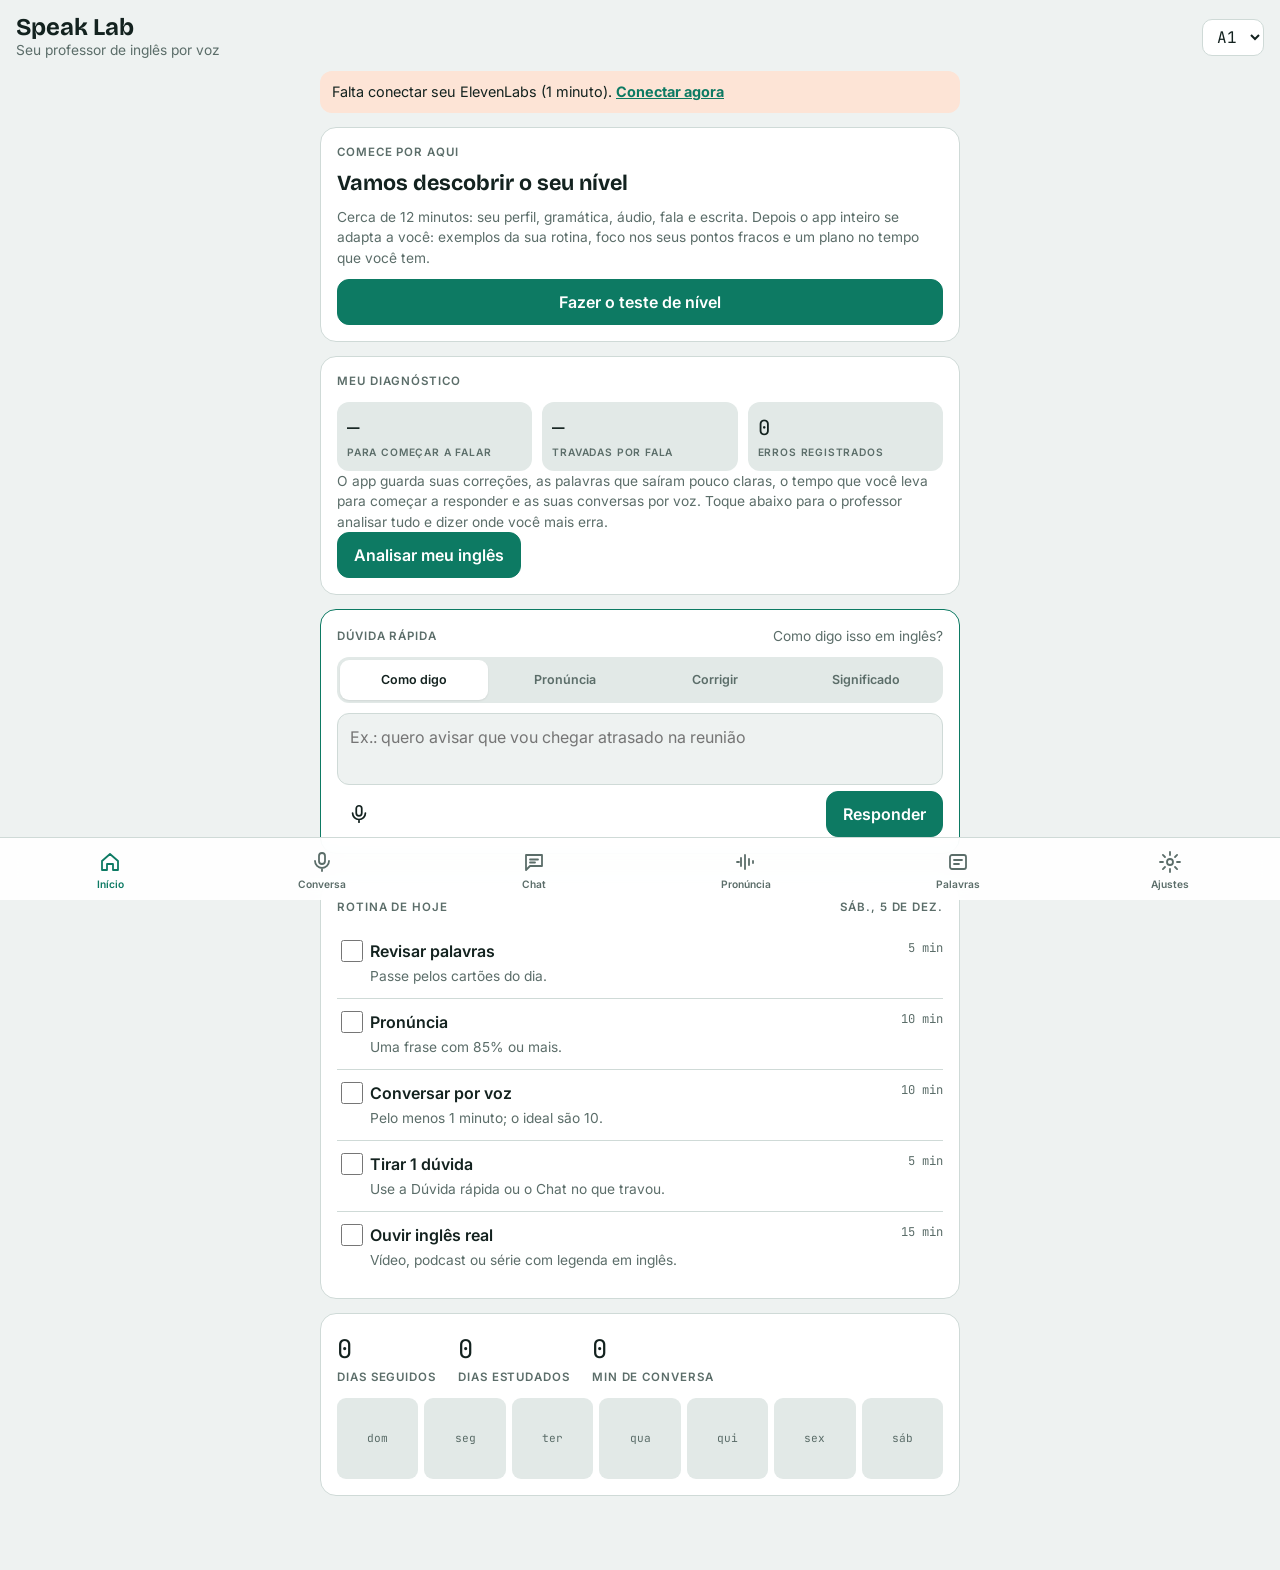
<file: app/index.html>
<!doctype html>
<html lang="pt-BR">
<head>
<meta charset="utf-8">
<meta name="viewport" content="width=device-width, initial-scale=1, viewport-fit=cover">
<title>English Speak Lab</title>
<meta name="description" content="Professor de inglês por voz: conversa, dúvidas, pronúncia e vocabulário.">
<meta name="theme-color" content="#0d7a63">
<meta name="apple-mobile-web-app-capable" content="yes">
<meta name="mobile-web-app-capable" content="yes">
<meta name="apple-mobile-web-app-status-bar-style" content="default">
<meta name="apple-mobile-web-app-title" content="Speak Lab">
<link rel="apple-touch-icon" href="icons/apple-touch-icon.png">
<link rel="icon" href="icons/icon-192.png">
<link rel="manifest" href="manifest.webmanifest">
<link rel="preconnect" href="https://fonts.googleapis.com">
<link rel="stylesheet" href="https://fonts.googleapis.com/css2?family=Bricolage+Grotesque:opsz,wght@12..96,500;12..96,700&family=Inter:wght@400;500;600&family=JetBrains+Mono:wght@400;500&display=swap">
<link rel="stylesheet" href="styles.css">
</head>
<body>
<header class="top">
  <div>
    <h1>Speak Lab</h1>
    <p class="muted small" id="topSub">Seu professor de inglês por voz</p>
  </div>
  <select id="level" aria-label="Nível CEFR">
    <option value="A1">A1</option>
    <option value="A2" selected>A2</option>
    <option value="B1">B1</option>
    <option value="B2">B2</option>
    <option value="C1">C1</option>
  </select>
</header>

<main>
  <div id="setupBanner" class="notice" hidden>
    Falta conectar seu ElevenLabs (1 minuto). <button class="link" data-go="settings">Conectar agora</button>
  </div>

  <!-- HOME -->
  <section class="view" id="view-home">
    <div class="card level-card" id="levelCard"></div>

    <div class="card quick">
      <div class="row between"><span class="label">Dúvida rápida</span><span class="small muted" id="qHint">Como digo isso em inglês?</span></div>
      <div class="seg" id="qModes" role="tablist"></div>
      <form class="qbox" id="qForm">
        <textarea id="qInput" rows="2" placeholder="Ex.: quero dizer que vou chegar atrasado na reunião" enterkeyhint="go"></textarea>
        <div class="row between">
          <button type="button" class="icon-btn mic-s" id="qMic" aria-label="Falar a dúvida"><svg viewBox="0 0 24 24"><rect x="9" y="3" width="6" height="11" rx="3"/><path d="M5 11a7 7 0 0 0 14 0M12 18v3"/></svg></button>
          <button type="submit" class="btn primary" id="qGo">Responder</button>
        </div>
      </form>
    </div>
    <div id="qResult"></div>
    <div class="card" id="qRecentCard" hidden>
      <span class="label">Suas dúvidas recentes</span>
      <div id="qRecent"></div>
    </div>

    <div class="card">
      <div class="row between"><span class="label">Rotina de hoje</span><span class="label" id="today"></span></div>
      <div id="checks"></div>
    </div>
    <div class="card">
      <div class="stats">
        <div><div class="n" id="streak">0</div><div class="label">dias seguidos</div></div>
        <div><div class="n" id="totalDays">0</div><div class="label">dias estudados</div></div>
        <div><div class="n" id="talkMins">0</div><div class="label">min de conversa</div></div>
      </div>
      <div class="week" id="week"></div>
    </div>
  </section>

  <!-- LEVEL TEST (full screen, not in the tab bar) -->
  <section class="view" id="view-assess" hidden>
    <div class="as-head">
      <button class="icon-btn" id="asClose" aria-label="Sair do teste"><svg viewBox="0 0 24 24"><path d="M6 6l12 12M18 6 6 18"/></svg></button>
      <div class="as-progress"><div id="asBar"></div></div>
      <span class="label" id="asStep"></span>
    </div>
    <div id="asBody"></div>
  </section>

  <!-- TALK -->
  <section class="view" id="view-talk" hidden>
    <div class="chips" id="scenes"></div>
    <div class="stage">
      <button class="orb" id="orb" aria-label="Começar conversa">
        <span class="orb-ring"></span>
        <svg viewBox="0 0 24 24" fill="none" stroke="currentColor" stroke-width="2" stroke-linecap="round"><rect x="9" y="3" width="6" height="11" rx="3"/><path d="M5 11a7 7 0 0 0 14 0M12 18v3"/></svg>
      </button>
      <p class="orb-state" id="orbState">Toque para começar a conversa</p>
      <button class="btn small-btn" id="muteBtn" hidden>Silenciar microfone</button>
      <div class="talk-opts">
        <label class="switch"><input type="checkbox" id="subsPT"> Legenda PT</label>
        <label class="switch" id="myVoiceTalkWrap" hidden><input type="checkbox" id="myVoiceTalk"> Professor com a minha voz</label>
      </div>
      <details class="repair-box" open>
        <summary>Frases de socorro: toque para ouvir e use quando não entender</summary>
        <div class="repair" id="repair"></div>
      </details>
    </div>
    <div class="feed" id="talkFeed" aria-live="polite"></div>
  </section>

  <!-- CHAT -->
  <section class="view" id="view-chat" hidden>
    <div class="chat-head">
      <button class="icon-btn" id="chatMenu" aria-label="Conversas"><svg viewBox="0 0 24 24"><path d="M4 7h16M4 12h16M4 17h10"/></svg></button>
      <div class="chat-title" id="chatTitle">Nova conversa</div>
      <button class="icon-btn" id="chatNew" aria-label="Nova conversa"><svg viewBox="0 0 24 24"><path d="M12 5v14M5 12h14"/></svg></button>
    </div>

    <div class="chat-empty" id="chatEmpty">
      <h2 class="hello">What do you want to <em>study</em> today?</h2>
      <p class="muted small">Escolha um modo. O professor responde em português ou inglês, conforme o modo.</p>
      <div class="mode-grid" id="modeGrid"></div>
      <span class="label">Para começar</span>
      <div class="starters" id="starters"></div>
    </div>

    <div class="chat-log" id="chatLog" aria-live="polite"></div>

    <form class="chat-composer" id="chatForm">
      <div class="cbox">
        <textarea id="chatInput" rows="1" placeholder="Escreva ou fale sua mensagem…" enterkeyhint="send"></textarea>
        <div class="cbar">
          <button type="button" class="mode-pill" id="chatModeBtn">Professor</button>
          <div class="row">
            <button type="button" class="icon-btn mic-s" id="chatMic" aria-label="Falar mensagem"><svg viewBox="0 0 24 24"><rect x="9" y="3" width="6" height="11" rx="3"/><path d="M5 11a7 7 0 0 0 14 0M12 18v3"/></svg></button>
            <button type="submit" class="send-btn" id="chatSend" aria-label="Enviar"><svg viewBox="0 0 24 24"><path d="M12 19V5M6 11l6-6 6 6"/></svg></button>
          </div>
        </div>
      </div>
    </form>
  </section>

  <div class="scrim" id="chatScrim" hidden></div>
  <aside class="drawer" id="chatDrawer" hidden aria-label="Conversas">
    <div class="row between"><span class="label">Conversas</span><button class="btn small-btn" id="drawerNew">+ Nova</button></div>
    <div id="chatList"></div>
  </aside>

  <!-- PRON -->
  <section class="view" id="view-pron" hidden>
    <div class="chips" id="pronTopics"></div>
    <div class="card">
      <span class="label" id="pronMeta"></span>
      <p class="target" id="pronText"></p>
      <p class="ipa" id="pronTip"></p>
      <p class="muted small" id="pronPt"></p>
      <div class="row">
        <button class="btn" id="pronListen">Ouvir</button>
        <button class="btn" id="pronSlow">Devagar</button>
        <button class="btn" id="pronNext">Próxima</button>
      </div>
      <button class="btn rec" id="pronRec">Gravar minha voz</button>
    </div>
    <div class="card" id="pronResult" hidden>
      <div class="row between">
        <div class="grow"><span class="label">Você disse</span><p id="pronHeard"></p></div>
        <div class="score" id="pronScore"></div>
      </div>
      <p class="diff" id="pronDiff"></p>
      <p class="small muted">Verde: reconhecida. Laranja: reconhecida, mas pouco clara. Vermelho: não reconhecida.</p>
    </div>
  </section>

  <!-- VOCAB -->
  <section class="view" id="view-vocab" hidden>
    <div class="card flash">
      <span class="label" id="flashCount"></span>
      <div class="front" id="flashFront"></div>
      <div class="muted" id="flashBack" hidden></div>
      <div class="row center" id="flashBtns"></div>
    </div>
    <form class="card" id="vForm">
      <span class="label">Adicionar palavra ou expressão</span>
      <input id="vEn" placeholder="English · ex.: get along with" autocapitalize="off">
      <input id="vPt" placeholder="Português · ex.: se dar bem com">
      <button class="btn primary" type="submit">Salvar</button>
    </form>
    <div class="card">
      <div class="row between"><span class="label">Meu vocabulário</span><span class="label" id="vTotal"></span></div>
      <div id="vList"></div>
    </div>
  </section>

  <!-- SETTINGS -->
  <section class="view" id="view-settings" hidden>
    <form class="card" id="setForm">
      <span class="label">Conectar ao ElevenLabs</span>
      <ol class="small steps">
        <li>No site do ElevenLabs, abra <b>Settings → API Keys → Create API key</b> e copie a chave.</li>
        <li>Cole abaixo e toque em <b>Configurar meu professor automaticamente</b>.</li>
      </ol>
      <label>Chave de API (fica só neste aparelho)
        <input id="sKey" type="password" placeholder="sk_..." autocapitalize="off" autocomplete="off" spellcheck="false">
      </label>
      <label>Voz para pronúncia e vocabulário (opcional)
        <select id="sVoice"><option value="">Voz padrão</option></select>
      </label>
      <button class="btn" type="button" id="sLoadVoices">Carregar minhas vozes</button>
      <button class="btn primary big" type="button" id="sAuto">Configurar meu professor automaticamente</button>
      <p class="small muted" id="sStatus" aria-live="polite"></p>
      <details class="small">
        <summary>Já tenho um agente (avançado)</summary>
        <label>ID do agente
          <input id="sAgent" placeholder="agent_..." autocapitalize="off" autocomplete="off" spellcheck="false">
        </label>
        <button class="btn" type="submit">Salvar ID</button>
      </details>
    </form>
    <div class="card">
      <span class="label">Como instalar no iPhone</span>
      <ol class="small steps">
        <li>Abra este endereço no <b>Safari</b>.</li>
        <li>Toque em <b>Compartilhar</b> (quadrado com seta).</li>
        <li>Escolha <b>Adicionar à Tela de Início</b> e confirme.</li>
        <li>Abra pelo ícone <b>Speak Lab</b>. Na primeira conversa, permita o microfone.</li>
      </ol>
    </div>
    <div class="card">
      <span class="label">Backup do progresso</span>
      <p class="small muted">Seu vocabulário e histórico ficam guardados neste aparelho. Copie o backup de vez em quando.</p>
      <textarea id="backupBox" rows="3" placeholder="Cole aqui um backup para restaurar"></textarea>
      <div class="row">
        <button class="btn" type="button" id="bExport">Copiar backup</button>
        <button class="btn" type="button" id="bImport">Restaurar</button>
      </div>
    </div>
  </section>
</main>

<nav class="tabbar" id="tabbar">
  <button data-tab="home" aria-selected="true"><svg viewBox="0 0 24 24"><path d="M4 11 12 4l8 7v9h-5v-6H9v6H4z"/></svg>Início</button>
  <button data-tab="talk"><svg viewBox="0 0 24 24"><path d="M12 3a3 3 0 0 1 3 3v5a3 3 0 0 1-6 0V6a3 3 0 0 1 3-3ZM5 11a7 7 0 0 0 14 0M12 18v3"/></svg>Conversa</button>
  <button data-tab="chat"><svg viewBox="0 0 24 24"><path d="M4 5h16v11H8l-4 4V5Z"/><path d="M8 9.5h8M8 12.5h5"/></svg>Chat</button>
  <button data-tab="pron"><svg viewBox="0 0 24 24"><path d="M3 12h2M7 8v8M11 5v14M15 9v6M19 11v2"/></svg>Pronúncia</button>
  <button data-tab="vocab"><svg viewBox="0 0 24 24"><rect x="4" y="5" width="16" height="14" rx="2"/><path d="M8 10h8M8 14h5"/></svg>Palavras</button>
  <button data-tab="settings"><svg viewBox="0 0 24 24"><circle cx="12" cy="12" r="3"/><path d="M12 2v3M12 19v3M2 12h3M19 12h3M4.9 4.9l2.1 2.1M17 17l2.1 2.1M4.9 19.1 7 17M17 7l2.1-2.1"/></svg>Ajustes</button>
</nav>

<div class="toast" id="toast" role="status" hidden></div>
<div class="update-bar" id="updateBar" hidden>Nova versão do app disponível. <button class="link" id="updateBtn" type="button">Atualizar agora</button></div>

<script src="vendor/elevenlabs-client-1.35.0.js"></script>
<script src="sentences.js"></script>
<script src="agent-config.js"></script>
<script src="app.js"></script>
<script src="assess-bank.js"></script>
<script src="assess.js"></script>
<script src="home.js"></script>
<script src="coach.js"></script>
</body>
</html>
</file>
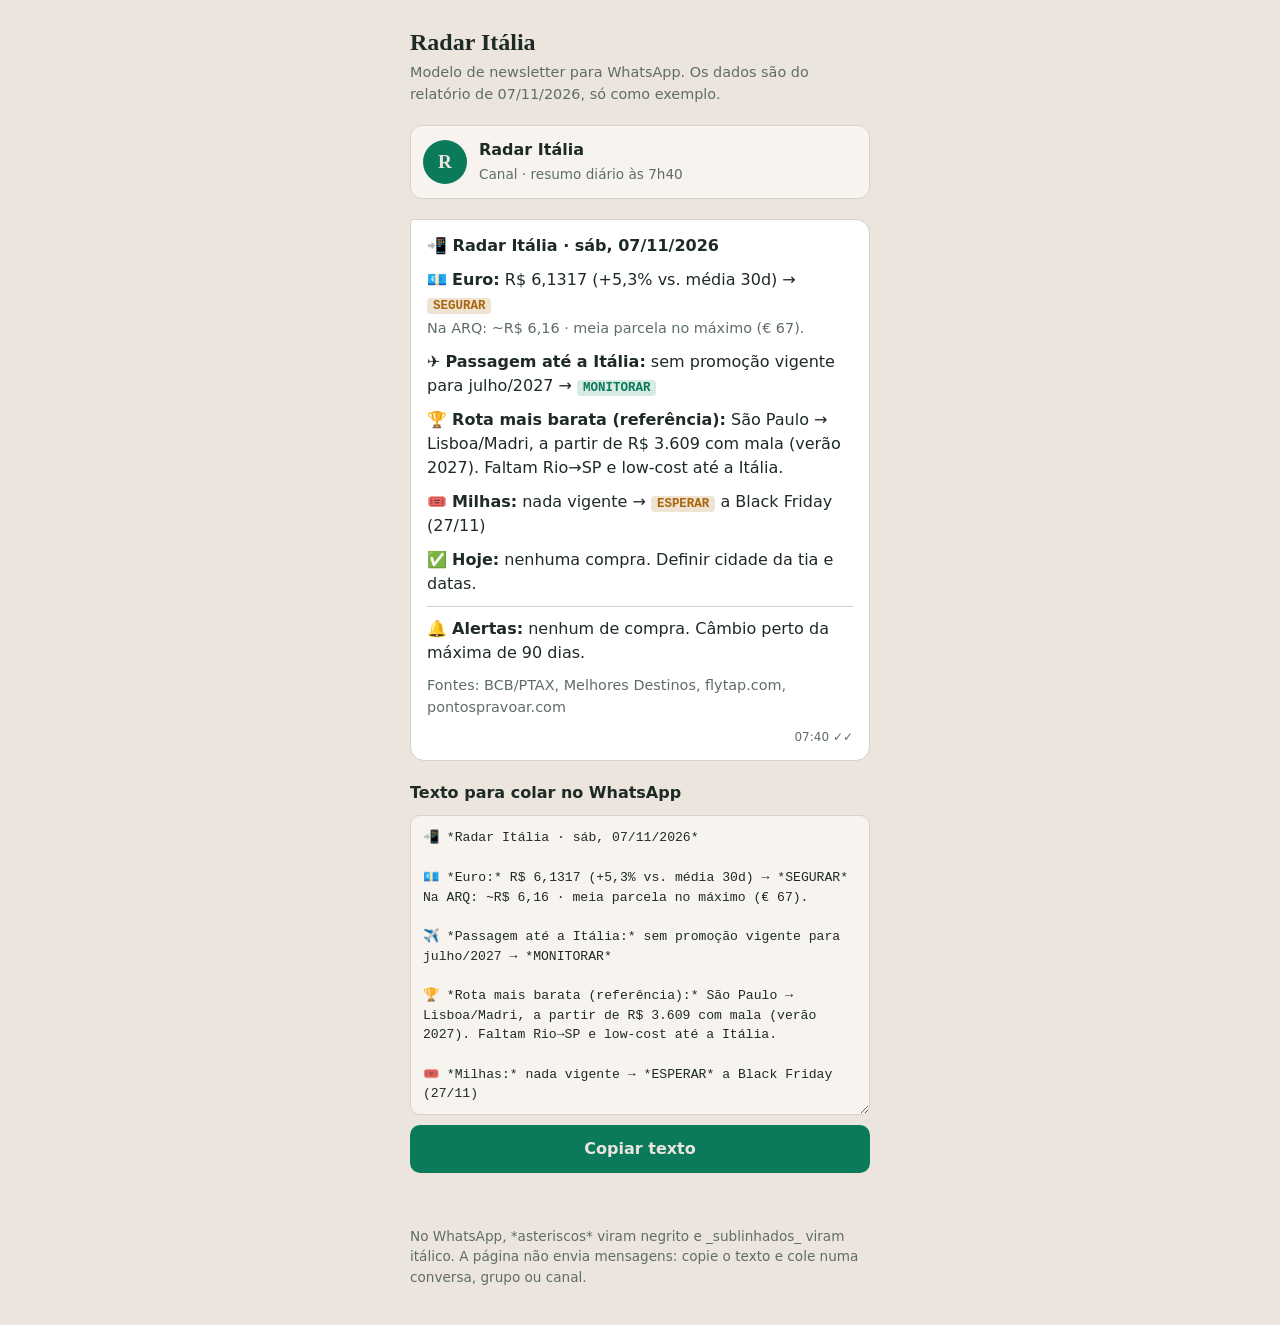
<file: modelos/radar-whatsapp.html>
<!doctype html>
<html lang="pt-BR"><head><meta charset="utf-8"><meta name="viewport" content="width=device-width,initial-scale=1">
<title>Radar Itália</title>
<style>
/* Layout: coluna única estreita, prévia de mensagem de WhatsApp acima, texto copiável abaixo */
:root{
  --bg:#ece5dd; --panel:#f7f4ef; --bubble:#ffffff; --fg:#1d2a26; --muted:#5f6d68;
  --accent:#0b7a5b; --line:#d8d1c6; --ok:#0b7a5b; --warn:#a8650b; --bad:#b3372b;
  --head:"Fraunces",Georgia,serif; --body:"Source Sans 3",system-ui,sans-serif; --mono:"IBM Plex Mono",ui-monospace,monospace;
}
@media (prefers-color-scheme:dark){:root:not([data-theme="light"]){--bg:#0e1714;--panel:#16221e;--bubble:#1f2f2a;--fg:#e6efe9;--muted:#9bb0a7;--accent:#3fcf9f;--line:#2b3d36;--ok:#3fcf9f;--warn:#e0a04a;--bad:#ef7b6e;color-scheme:dark}}
:root[data-theme="dark"]{--bg:#0e1714;--panel:#16221e;--bubble:#1f2f2a;--fg:#e6efe9;--muted:#9bb0a7;--accent:#3fcf9f;--line:#2b3d36;--ok:#3fcf9f;--warn:#e0a04a;--bad:#ef7b6e;color-scheme:dark}
body{background:var(--bg);color:var(--fg);font-family:var(--body);font-size:16px;line-height:1.5;margin:0;padding:24px 16px}
.wrap{max-width:460px;margin:0 auto;display:flex;flex-direction:column;gap:20px;min-width:0}
h1{font-family:var(--head);font-size:1.5rem;margin:0}
.sub{color:var(--muted);margin:2px 0 0;font-size:.9rem}
.chan{display:flex;align-items:center;gap:12px;background:var(--panel);border:1px solid var(--line);border-radius:12px;padding:12px}
.av{width:44px;height:44px;border-radius:50%;background:var(--accent);color:var(--bg);display:grid;place-items:center;font-family:var(--head);font-weight:700;font-size:1.2rem;flex:none}
.chan b{display:block}.chan span{color:var(--muted);font-size:.85rem}
.bubble{background:var(--bubble);border:1px solid var(--line);border-radius:4px 14px 14px 14px;padding:14px 16px;min-width:0;overflow-wrap:anywhere}
.bubble p{margin:0 0 10px}.bubble p:last-child{margin:0}
.tag{font-family:var(--mono);font-size:.78rem;font-weight:600;border-radius:4px;padding:1px 6px;white-space:nowrap}
.sec,.esp{background:color-mix(in srgb,var(--warn) 18%,transparent);color:var(--warn)}
.mon{background:color-mix(in srgb,var(--accent) 16%,transparent);color:var(--accent)}
.time{display:block;text-align:right;color:var(--muted);font-size:.75rem;margin-top:8px}
.sep{height:1px;background:var(--line);margin:10px 0}
.det{font-size:.9rem;color:var(--muted)}
.copy{display:flex;flex-direction:column;gap:10px}
textarea{width:100%;box-sizing:border-box;min-height:300px;resize:vertical;font-family:var(--mono);font-size:.82rem;line-height:1.5;background:var(--panel);color:var(--fg);border:1px solid var(--line);border-radius:10px;padding:12px}
button{font:inherit;font-weight:600;background:var(--accent);color:var(--bg);border:0;border-radius:10px;padding:12px 16px;cursor:pointer}
.note{font-size:.85rem;color:var(--muted)}
.ok{color:var(--ok);min-height:1.3em;font-size:.9rem}
</style></head><body>
<div class="wrap">
  <div>
    <h1>Radar Itália</h1>
    <p class="sub">Modelo de newsletter para WhatsApp. Os dados são do relatório de 07/11/2026, só como exemplo.</p>
  </div>
  <div class="chan"><div class="av">R</div><div><b>Radar Itália</b><span>Canal · resumo diário às 7h40</span></div></div>
  <div class="bubble" aria-label="Prévia da mensagem">
    <p><b>📲 Radar Itália · sáb, 07/11/2026</b></p>
    <p>💶 <b>Euro:</b> R$ 6,1317 (+5,3% vs. média 30d) → <span class="tag sec">SEGURAR</span><br><span class="det">Na ARQ: ~R$ 6,16 · meia parcela no máximo (€ 67).</span></p>
    <p>✈️ <b>Passagem até a Itália:</b> sem promoção vigente para julho/2027 → <span class="tag mon">MONITORAR</span></p>
    <p>🏆 <b>Rota mais barata (referência):</b> São Paulo → Lisboa/Madri, a partir de R$ 3.609 com mala (verão 2027). Faltam Rio→SP e low-cost até a Itália.</p>
    <p>🎟️ <b>Milhas:</b> nada vigente → <span class="tag esp">ESPERAR</span> a Black Friday (27/11)</p>
    <p>✅ <b>Hoje:</b> nenhuma compra. Definir cidade da tia e datas.</p>
    <div class="sep"></div>
    <p>🔔 <b>Alertas:</b> nenhum de compra. Câmbio perto da máxima de 90 dias.</p>
    <p class="det">Fontes: BCB/PTAX, Melhores Destinos, flytap.com, pontospravoar.com</p>
    <span class="time">07:40 ✓✓</span>
  </div>
  <div class="copy">
    <label for="txt"><b>Texto para colar no WhatsApp</b></label>
    <textarea id="txt" readonly>📲 *Radar Itália · sáb, 07/11/2026*

💶 *Euro:* R$ 6,1317 (+5,3% vs. média 30d) → *SEGURAR*
Na ARQ: ~R$ 6,16 · meia parcela no máximo (€ 67).

✈️ *Passagem até a Itália:* sem promoção vigente para julho/2027 → *MONITORAR*

🏆 *Rota mais barata (referência):* São Paulo → Lisboa/Madri, a partir de R$ 3.609 com mala (verão 2027). Faltam Rio→SP e low-cost até a Itália.

🎟️ *Milhas:* nada vigente → *ESPERAR* a Black Friday (27/11)

✅ *Hoje:* nenhuma compra. Definir cidade da tia e datas.

🔔 *Alertas:* nenhum de compra. Câmbio perto da máxima de 90 dias.

_Fontes: BCB/PTAX, Melhores Destinos, flytap.com, pontospravoar.com_</textarea>
    <button id="btn" type="button">Copiar texto</button>
    <div class="ok" id="ok" role="status"></div>
    <p class="note">No WhatsApp, *asteriscos* viram negrito e _sublinhados_ viram itálico. A página não envia mensagens: copie o texto e cole numa conversa, grupo ou canal.</p>
  </div>
</div>
<script>
document.getElementById('btn').addEventListener('click',function(){
  var t=document.getElementById('txt'),ok=document.getElementById('ok');
  function sel(){t.focus();t.select();ok.textContent='Texto selecionado. Use copiar do seu aparelho.';}
  try{navigator.clipboard.writeText(t.value).then(function(){ok.textContent='Copiado. Cole no WhatsApp.';},sel);}catch(e){sel();}
});
</script>
</body></html>
</file>
<file: app/styles.css>
/* Layout: phone-first app shell — header, one scrolling view, fixed bottom tab bar (iOS pattern). */
:root {
  --bg: #eef2f1;
  --surface: #ffffff;
  --sunk: #e2e9e7;
  --fg: #13221f;
  --muted: #5b6d69;
  --line: #cfdad7;
  --accent: #0d7a63;
  --accent-ink: #ffffff;
  --accent-soft: #d5efe7;
  --live: #c2410c;
  --live-soft: #fde4d6;
  --good: #15803d;
  --warn: #b45309;
  --bad: #b42318;
  --font-display: "Bricolage Grotesque", "Segoe UI", system-ui, sans-serif;
  --font-body: "Inter", -apple-system, system-ui, "Segoe UI", sans-serif;
  --font-mono: "JetBrains Mono", ui-monospace, Menlo, monospace;
  --tabbar-h: 58px;
  color-scheme: light;
}
@media (prefers-color-scheme: dark) {
  :root {
    --bg: #0e1615; --surface: #16211f; --sunk: #1d2a28; --fg: #e4eeeb; --muted: #93a7a2;
    --line: #2a3b38; --accent: #34c39f; --accent-ink: #062019; --accent-soft: #173a32;
    --live: #fb8a4c; --live-soft: #3d2216; --good: #4ade80; --warn: #fbbf24; --bad: #f87171;
    color-scheme: dark;
  }
}
* { box-sizing: border-box; -webkit-tap-highlight-color: transparent; }
html, body { margin: 0; }
body {
  background: var(--bg); color: var(--fg); font-family: var(--font-body); font-size: 16px; line-height: 1.5;
  padding-top: env(safe-area-inset-top, 0px);
  padding-left: max(16px, env(safe-area-inset-left, 0px));
  padding-right: max(16px, env(safe-area-inset-right, 0px));
  padding-bottom: calc(var(--tabbar-h) + env(safe-area-inset-bottom, 0px) + 16px);
  -webkit-text-size-adjust: 100%;
}
h1 { font-family: var(--font-display); font-weight: 700; font-size: 1.5rem; margin: 0; line-height: 1.1; }
p { margin: 0; }
.muted { color: var(--muted); }
.small { font-size: 0.86rem; }
.label { font-size: 0.72rem; text-transform: uppercase; letter-spacing: 0.08em; color: var(--muted); font-weight: 600; }
button, input, select, textarea { font: inherit; color: inherit; }
button { cursor: pointer; touch-action: manipulation; }
:focus-visible { outline: 2px solid var(--accent); outline-offset: 2px; }
[hidden] { display: none !important; }

header.top { display: flex; align-items: center; justify-content: space-between; gap: 12px; padding-block: 14px 10px; }
header.top select { background: var(--surface); border: 1px solid var(--line); border-radius: 10px; padding: 6px 10px; font-family: var(--font-mono); }
main { max-width: 640px; margin: 0 auto; display: flex; flex-direction: column; gap: 14px; }
.view { display: flex; flex-direction: column; gap: 14px; }

.card { background: var(--surface); border: 1px solid var(--line); border-radius: 16px; padding: 16px; display: flex; flex-direction: column; gap: 12px; min-width: 0; }
.card label { display: flex; flex-direction: column; gap: 4px; font-size: 0.86rem; color: var(--muted); }
.card input, .card select, .card textarea, .composer textarea {
  width: 100%; min-width: 0; border: 1px solid var(--line); background: var(--bg); border-radius: 12px; padding: 11px 12px; color: var(--fg); font-size: 16px;
}
.row { display: flex; flex-wrap: wrap; gap: 8px; align-items: center; }
.row.between { justify-content: space-between; flex-wrap: nowrap; }
.row.center { justify-content: center; }
.grow { flex: 1; min-width: 0; }
.btn { border: 1px solid var(--line); background: var(--surface); padding: 10px 16px; border-radius: 12px; font-weight: 600; min-height: 44px; }
.btn.primary { background: var(--accent); color: var(--accent-ink); border-color: var(--accent); }
.btn:disabled { opacity: 0.5; }
.small-btn { min-height: 36px; padding: 6px 12px; font-size: 0.86rem; }
.link { border: 0; background: none; color: var(--accent); font-weight: 700; padding: 0; text-decoration: underline; }
.notice { background: var(--live-soft); border-radius: 12px; padding: 10px 12px; font-size: 0.9rem; }

.chips { display: flex; gap: 8px; overflow-x: auto; padding-bottom: 2px; scrollbar-width: none; }
.chips::-webkit-scrollbar { display: none; }
.chip { flex: none; border: 1px solid var(--line); background: var(--surface); padding: 9px 15px; min-height: 40px; border-radius: 999px; font-size: 0.9rem; }
.chip[aria-pressed="true"] { background: var(--accent-soft); border-color: var(--accent); font-weight: 600; }

/* Talk */
.stage { display: flex; flex-direction: column; align-items: center; gap: 10px; padding-block: 18px 6px; }
.orb { position: relative; width: 136px; height: 136px; border-radius: 50%; border: 0; background: var(--live); color: #fff; display: grid; place-items: center; box-shadow: 0 10px 30px color-mix(in srgb, var(--live) 35%, transparent); transition: transform 0.15s; }
.orb:active { transform: scale(0.96); }
.orb svg { width: 46px; height: 46px; }
.orb-ring { position: absolute; inset: -8px; border-radius: 50%; border: 3px solid transparent; }
.orb[data-mode="connecting"] { background: var(--muted); }
.orb[data-mode="listening"] { background: var(--accent); }
.orb[data-mode="listening"] .orb-ring { border-color: var(--accent); animation: breathe 1.8s ease-in-out infinite; }
.orb[data-mode="speaking"] { background: var(--accent); }
.orb[data-mode="speaking"] .orb-ring { border-color: var(--accent); animation: talk 0.5s ease-in-out infinite alternate; }
@keyframes breathe { 0%,100% { transform: scale(1); opacity: 0.4; } 50% { transform: scale(1.08); opacity: 1; } }
@keyframes talk { from { transform: scale(1.02); } to { transform: scale(1.14); } }
@media (prefers-reduced-motion: reduce) { .orb-ring { animation: none !important; } }
.orb-state { font-weight: 600; text-align: center; }

.feed { display: flex; flex-direction: column; gap: 10px; }
.bubble { max-width: 88%; padding: 10px 13px; border-radius: 16px; overflow-wrap: anywhere; }
.bubble.me { align-self: flex-end; background: var(--accent); color: var(--accent-ink); border-bottom-right-radius: 5px; }
.bubble.ai { align-self: flex-start; background: var(--surface); border: 1px solid var(--line); border-bottom-left-radius: 5px; }
.bubble.ai p + p, .bubble.ai ul + p, .bubble.ai p + ul { margin-top: 8px; }
.bubble.ai ul { margin: 4px 0; padding-left: 20px; }
.bubble.thinking { color: var(--muted); font-style: italic; }
.fix { align-self: stretch; border-left: 3px solid var(--live); background: var(--live-soft); border-radius: 0 12px 12px 0; padding: 8px 12px; font-size: 0.9rem; display: flex; flex-direction: column; gap: 2px; }
.fix s { color: var(--muted); }
.fix b { color: var(--good); }
.saved { align-self: center; font-size: 0.82rem; color: var(--accent); font-weight: 600; }

.composer { position: sticky; bottom: calc(var(--tabbar-h) + env(safe-area-inset-bottom, 0px) + 8px); display: flex; gap: 8px; align-items: flex-end; background: var(--bg); padding-top: 6px; }
.composer textarea { resize: none; max-height: 140px; background: var(--surface); }
.composer .btn { flex: none; }

/* Pron */
.target { font-family: var(--font-display); font-size: 1.45rem; font-weight: 500; line-height: 1.3; }
.ipa { font-family: var(--font-mono); font-size: 0.86rem; color: var(--muted); }
.rec { background: var(--live); color: #fff; border-color: var(--live); min-height: 56px; user-select: none; -webkit-user-select: none; -webkit-touch-callout: none; }
.rec.on { background: var(--bad); }
.diff { font-size: 1.05rem; line-height: 1.8; }
.diff .ok { color: var(--good); font-weight: 600; }
.diff .weak { color: var(--warn); font-weight: 600; text-decoration: underline dotted; }
.diff .miss { color: var(--bad); text-decoration: underline wavy; }
.score { font-family: var(--font-mono); font-size: 2rem; font-variant-numeric: tabular-nums; }

/* Vocab */
.flash { text-align: center; align-items: center; padding-block: 26px; }
.flash .front { font-family: var(--font-display); font-size: 1.8rem; font-weight: 700; overflow-wrap: anywhere; }
.vrow { display: grid; grid-template-columns: 1fr auto; gap: 2px 10px; padding: 10px 0; border-top: 1px solid var(--line); }
.vrow:first-child { border-top: 0; }
.vrow .en { font-weight: 600; overflow-wrap: anywhere; }
.vrow .pt { color: var(--muted); grid-column: 1; overflow-wrap: anywhere; }
.vrow .acts { grid-row: 1 / span 2; grid-column: 2; display: flex; gap: 12px; align-items: center; }
.vrow .acts button { border: 0; background: none; color: var(--accent); font-weight: 600; font-size: 0.86rem; padding: 6px 0; }
.vrow .acts .del { color: var(--bad); }
.box { font-family: var(--font-mono); font-size: 0.72rem; color: var(--muted); font-weight: 400; }

/* Plan */
.card label.check { flex-direction: row; color: var(--fg); font-size: 1rem; }
.check { display: flex; gap: 12px; align-items: flex-start; padding: 11px 0; border-top: 1px solid var(--line); }
.check:first-child { border-top: 0; }
.check input { width: 22px; height: 22px; accent-color: var(--accent); margin-top: 1px; flex: none; }
.check .t { font-weight: 600; }
.mins { font-family: var(--font-mono); font-size: 0.76rem; color: var(--muted); margin-left: auto; white-space: nowrap; }
.stats { display: flex; gap: 22px; flex-wrap: wrap; }
.stats .n { font-family: var(--font-mono); font-size: 1.6rem; font-variant-numeric: tabular-nums; }
.week { display: grid; grid-template-columns: repeat(7, 1fr); gap: 6px; }
.day { aspect-ratio: 1; border-radius: 9px; background: var(--sunk); display: grid; place-items: center; font-family: var(--font-mono); font-size: 0.7rem; color: var(--muted); }
.day.done { background: var(--accent); color: var(--accent-ink); }
.day.part { background: var(--accent-soft); color: var(--fg); }
.steps { margin: 0; padding-left: 20px; display: flex; flex-direction: column; gap: 4px; }

/* Tab bar */
.tabbar {
  position: fixed; left: 0; right: 0; bottom: 0; z-index: 20; display: flex; justify-content: space-around;
  background: color-mix(in srgb, var(--surface) 92%, transparent); backdrop-filter: blur(14px); -webkit-backdrop-filter: blur(14px);
  border-top: 1px solid var(--line);
  padding: 4px max(4px, env(safe-area-inset-right, 0px)) env(safe-area-inset-bottom, 0px) max(4px, env(safe-area-inset-left, 0px));
}
.tabbar button { flex: 1; min-width: 0; height: var(--tabbar-h); border: 0; background: none; display: flex; flex-direction: column; align-items: center; justify-content: center; gap: 3px; font-size: 0.64rem; font-weight: 600; color: var(--muted); }
.tabbar svg { width: 24px; height: 24px; fill: none; stroke: currentColor; stroke-width: 1.8; stroke-linecap: round; stroke-linejoin: round; }
.tabbar button[aria-selected="true"] { color: var(--accent); }

.toast { position: fixed; left: 50%; transform: translateX(-50%); bottom: calc(var(--tabbar-h) + env(safe-area-inset-bottom, 0px) + 14px); z-index: 30; background: var(--fg); color: var(--bg); padding: 9px 16px; border-radius: 999px; font-size: 0.88rem; font-weight: 600; max-width: calc(100% - 32px); text-align: center; }

/* ---------- Chat (Claude-style): full-width answers, user bubbles, fixed composer, side drawer ---------- */
body.in-chat header.top { display: none; }
body.in-chat { padding-bottom: calc(var(--tabbar-h) + env(safe-area-inset-bottom, 0px) + 150px); }
.chat-head {
  position: sticky; top: 0; z-index: 15; display: flex; align-items: center; gap: 8px;
  margin-inline: calc(-1 * max(16px, env(safe-area-inset-left, 0px))); padding: 10px max(16px, env(safe-area-inset-left, 0px));
  padding-top: calc(env(safe-area-inset-top, 0px) + 6px); margin-top: calc(-1 * env(safe-area-inset-top, 0px));
  background: color-mix(in srgb, var(--bg) 92%, transparent); backdrop-filter: blur(12px); -webkit-backdrop-filter: blur(12px);
  border-bottom: 1px solid var(--line);
}
.chat-title { flex: 1; min-width: 0; text-align: center; font-weight: 600; white-space: nowrap; overflow: hidden; text-overflow: ellipsis; }
.icon-btn { width: 44px; height: 44px; flex: none; border: 0; background: none; border-radius: 10px; display: grid; place-items: center; color: var(--fg); }
.icon-btn svg, .send-btn svg { width: 22px; height: 22px; fill: none; stroke: currentColor; stroke-width: 1.9; stroke-linecap: round; stroke-linejoin: round; }
.icon-btn:active { background: var(--sunk); }

.chat-empty { display: flex; flex-direction: column; gap: 12px; padding-top: 10px; }
.hello { font-family: var(--font-display); font-weight: 500; font-size: 1.75rem; line-height: 1.15; margin: 6px 0 0; text-wrap: balance; }
.hello em { font-style: normal; color: var(--accent); }
.mode-grid { display: grid; grid-template-columns: 1fr 1fr; gap: 8px; }
.mode { text-align: left; border: 1px solid var(--line); background: var(--surface); border-radius: 14px; padding: 11px 12px; display: flex; flex-direction: column; gap: 2px; min-width: 0; }
.mode b { font-size: 0.95rem; }
.mode span { font-size: 0.8rem; color: var(--muted); line-height: 1.3; }
.mode.on { border-color: var(--accent); background: var(--accent-soft); }
.starters { display: flex; flex-direction: column; gap: 6px; }
.starter { text-align: left; border: 0; border-bottom: 1px solid var(--line); background: none; padding: 10px 2px; color: var(--fg); font-size: 0.95rem; }
.starter::before { content: "↗ "; color: var(--accent); font-weight: 700; }

.chat-log { display: flex; flex-direction: column; gap: 18px; padding-top: 6px; }
.m-user { display: flex; justify-content: flex-end; }
.m-user .bubble.me { background: var(--sunk); color: var(--fg); border-radius: 18px; border-bottom-right-radius: 6px; max-width: 85%; white-space: pre-wrap; }
.m-ai { display: grid; grid-template-columns: 28px 1fr; gap: 10px; align-items: start; }
.m-avatar { width: 28px; height: 28px; border-radius: 8px; background: var(--accent); color: var(--accent-ink); display: grid; place-items: center; font-family: var(--font-display); font-weight: 700; font-size: 0.9rem; }
.m-body { min-width: 0; display: flex; flex-direction: column; gap: 6px; }
.md { overflow-wrap: anywhere; line-height: 1.6; }
.md > * + * { margin-top: 10px; }
.md h3 { font-size: 1rem; margin: 14px 0 0; font-family: var(--font-body); font-weight: 700; }
.md ul, .md ol { padding-left: 22px; margin-bottom: 0; }
.md li + li { margin-top: 4px; }
.md code { font-family: var(--font-mono); font-size: 0.86em; background: var(--sunk); padding: 1px 5px; border-radius: 5px; }
.md strong { font-weight: 700; }
.caret { display: inline-block; width: 8px; height: 1em; vertical-align: -2px; margin-left: 2px; background: var(--accent); border-radius: 2px; animation: blink 1s steps(2) infinite; }
@keyframes blink { 50% { opacity: 0; } }
.dots { display: inline-flex; gap: 4px; padding: 8px 0; }
.dots i { width: 7px; height: 7px; border-radius: 50%; background: var(--muted); animation: dot 1.2s infinite ease-in-out; }
.dots i:nth-child(2) { animation-delay: 0.15s; } .dots i:nth-child(3) { animation-delay: 0.3s; }
@keyframes dot { 0%, 80%, 100% { opacity: 0.25; transform: translateY(0); } 40% { opacity: 1; transform: translateY(-3px); } }
@media (prefers-reduced-motion: reduce) { .caret, .dots i { animation: none; } }
.m-acts { display: flex; gap: 14px; }
.m-acts button { border: 0; background: none; padding: 10px 6px; margin-left: -6px; min-height: 40px; color: var(--muted); font-size: 0.8rem; font-weight: 600; }
.m-acts button:active { color: var(--accent); }
.chat-log .fix, .chat-log .saved { margin-left: 38px; }

.chat-composer {
  position: fixed; left: 0; right: 0; z-index: 18;
  bottom: calc(var(--tabbar-h) + env(safe-area-inset-bottom, 0px));
  padding: 8px max(12px, env(safe-area-inset-right, 0px)) 8px max(12px, env(safe-area-inset-left, 0px));
  background: linear-gradient(to top, var(--bg) 70%, transparent);
}
.cbox { max-width: 640px; margin: 0 auto; background: var(--surface); border: 1px solid var(--line); border-radius: 20px; padding: 10px 10px 8px 14px; box-shadow: 0 4px 18px rgb(0 0 0 / 0.07); display: flex; flex-direction: column; gap: 6px; }
.cbox textarea { border: 0; background: none; resize: none; padding: 4px 0; max-height: 160px; min-height: 26px; font-size: 16px; color: var(--fg); outline: none; width: 100%; }
.cbar { display: flex; align-items: center; justify-content: space-between; gap: 8px; }
.mode-pill { border: 1px solid var(--line); background: var(--bg); border-radius: 999px; padding: 8px 14px; min-height: 36px; font-size: 0.8rem; font-weight: 600; color: var(--fg); }
.mode-pill:disabled { opacity: 0.7; }
.mic-s.on { color: #fff; background: var(--live); animation: breathe 1.4s infinite; }
.send-btn { width: 40px; height: 40px; border-radius: 10px; border: 0; background: var(--accent); color: var(--accent-ink); display: grid; place-items: center; }
.send-btn:disabled { opacity: 0.45; }

.scrim { position: fixed; inset: 0; z-index: 35; background: rgb(0 0 0 / 0.35); }
.drawer {
  position: fixed; top: 0; bottom: 0; left: 0; z-index: 40; width: min(84vw, 320px); overflow-y: auto;
  background: var(--surface); border-right: 1px solid var(--line); display: flex; flex-direction: column; gap: 12px;
  padding: calc(env(safe-area-inset-top, 0px) + 16px) 14px calc(env(safe-area-inset-bottom, 0px) + 16px) max(14px, env(safe-area-inset-left, 0px));
}
.c-item { display: flex; align-items: center; gap: 4px; border-radius: 10px; }
.c-item.on { background: var(--accent-soft); }
.c-open { flex: 1; min-width: 0; border: 0; background: none; text-align: left; padding: 9px 8px; display: flex; flex-direction: column; color: var(--fg); }
.c-title { font-weight: 600; font-size: 0.92rem; white-space: nowrap; overflow: hidden; text-overflow: ellipsis; }
.c-meta { font-size: 0.74rem; color: var(--muted); }
.c-del { border: 0; background: none; color: var(--muted); font-size: 1.2rem; min-width: 44px; min-height: 44px; padding: 0 10px; flex: none; }
.c-del[data-armed] { color: var(--bad); font-size: 0.78rem; font-weight: 700; }

/* ---------- Mobile polish ---------- */
html, body { overscroll-behavior-y: none; }
.tabbar, .chips, .chat-head, .mode-grid, .btn, .chip, .orb, .icon-btn, .send-btn, .mode-pill, .starter, .c-open { -webkit-user-select: none; user-select: none; }
.btn:active, .chip:active, .mode:active, .starter:active, .c-open:active, .send-btn:active, .mode-pill:active { transform: scale(0.97); opacity: 0.85; }
.tabbar button:active svg { transform: scale(0.9); }
.btn, .chip, .mode, .starter, .send-btn, .mode-pill, .tabbar svg { transition: transform 0.08s, opacity 0.08s; }
.starter { min-height: 44px; }
.vrow .acts button { min-height: 40px; padding: 8px 2px; }
.check { min-height: 48px; }

/* Keyboard open (iOS): hide the tab bar and sit the composer right on top of the keyboard. */
body.kb-open .tabbar { display: none; }
body.kb-open .chat-composer { bottom: var(--kb, 0px); padding-bottom: 8px; }
body.kb-open.in-chat { padding-bottom: calc(var(--kb, 0px) + 140px); }

.update-bar {
  position: fixed; left: 12px; right: 12px; z-index: 50; top: calc(env(safe-area-inset-top, 0px) + 8px);
  background: var(--fg); color: var(--bg); border-radius: 14px; padding: 12px 14px; font-size: 0.9rem; font-weight: 600;
  display: flex; gap: 8px; align-items: center; justify-content: space-between; box-shadow: 0 6px 20px rgb(0 0 0 / 0.2);
}
.update-bar .link { color: var(--accent-soft); white-space: nowrap; }

/* Small phones (iPhone SE / mini) */
@media (max-width: 380px) {
  .orb { width: 116px; height: 116px; }
  .hello { font-size: 1.5rem; }
  .mode { padding: 9px 10px; }
  .mode span { display: none; }
  .tabbar button { font-size: 0.6rem; }
  .target { font-size: 1.3rem; }
}
@media (max-height: 700px) { .stage { padding-block: 8px 0; } }

/* ---------- Home: level card + quick help ---------- */
.level-card { gap: 10px; }
.lc-title { font-family: var(--font-display); font-size: 1.35rem; margin: 0; line-height: 1.2; text-wrap: balance; }
.lc-main { display: flex; align-items: center; gap: 14px; }
.lc-badge { width: 64px; height: 64px; flex: none; border-radius: 18px; background: var(--accent); color: var(--accent-ink); display: grid; place-items: center; font-family: var(--font-mono); font-size: 1.5rem; font-weight: 500; }
.lc-badge.big { width: 84px; height: 84px; font-size: 2rem; border-radius: 22px; }
.lc-name { font-family: var(--font-display); font-weight: 700; font-size: 1.2rem; }
.skills { display: flex; flex-direction: column; gap: 8px; }
.skill { display: grid; grid-template-columns: minmax(0, 1.3fr) 1fr 28px; gap: 10px; align-items: center; }
.bar { height: 8px; border-radius: 99px; background: var(--sunk); overflow: hidden; }
.bar i { display: block; height: 100%; background: var(--accent); border-radius: 99px; }
.lvl { font-family: var(--font-mono); font-size: 0.8rem; text-align: right; }
.focus-tag { font-size: 0.68rem; text-transform: uppercase; letter-spacing: 0.06em; background: var(--live-soft); color: var(--live); padding: 2px 6px; border-radius: 6px; vertical-align: 2px; }

.quick { gap: 10px; border-color: var(--accent); }
.seg { display: grid; grid-template-columns: repeat(4, 1fr); background: var(--sunk); border-radius: 12px; padding: 3px; gap: 3px; }
.seg button { border: 0; background: none; border-radius: 9px; min-height: 40px; font-size: 0.78rem; white-space: nowrap; overflow: hidden; text-overflow: ellipsis; font-weight: 600; color: var(--muted); padding: 0 4px; -webkit-user-select: none; user-select: none; }
.seg button[aria-selected="true"] { background: var(--surface); color: var(--fg); box-shadow: 0 1px 2px rgb(0 0 0 / 0.08); }
.qbox { display: flex; flex-direction: column; gap: 6px; }
.qbox textarea { resize: none; min-height: 64px; }
.qcard { border-color: var(--accent); }
.q-answer { font-family: var(--font-display); font-size: 1.45rem; font-weight: 500; line-height: 1.3; overflow-wrap: anywhere; }
.verdict { align-self: flex-start; font-size: 0.8rem; font-weight: 700; padding: 4px 10px; border-radius: 99px; }
.verdict.ok { background: color-mix(in srgb, var(--good) 16%, transparent); color: var(--good); }
.verdict.almost { background: color-mix(in srgb, var(--warn) 18%, transparent); color: var(--warn); }
.verdict.no { background: color-mix(in srgb, var(--bad) 14%, transparent); color: var(--bad); }
.q-pron { display: flex; flex-wrap: wrap; gap: 6px 14px; align-items: baseline; background: var(--sunk); border-radius: 10px; padding: 9px 12px; }
.q-pron .ipa { color: var(--fg); }
.q-alts { display: flex; flex-direction: column; }
.q-alt { display: flex; align-items: center; gap: 10px; padding: 6px 0; border-top: 1px solid var(--line); }
.q-alt:first-child { border-top: 0; }
.tone { flex: none; font-size: 0.68rem; text-transform: uppercase; letter-spacing: 0.06em; color: var(--muted); font-weight: 700; min-width: 60px; }
.mini-play { flex: none; width: 40px; height: 40px; border-radius: 50%; border: 1px solid var(--line); background: var(--surface); color: var(--accent); font-size: 0.8rem; }
.q-expl { font-size: 0.95rem; }
.q-ex { display: flex; gap: 10px; align-items: flex-start; border-left: 3px solid var(--accent); padding-left: 10px; }
.q-recent { display: flex; flex-wrap: wrap; align-items: baseline; gap: 2px 10px; width: 100%; text-align: left; border: 0; border-top: 1px solid var(--line); background: none; padding: 10px 0; color: var(--fg); min-height: 44px; }
.q-recent:first-child { border-top: 0; }
.q-recent .grow { font-weight: 600; overflow-wrap: anywhere; }
.q-recent .muted { flex-basis: 100%; padding-left: 70px; }
.rec-on { background: var(--bad) !important; color: #fff !important; border-color: var(--bad) !important; }

/* ---------- Level test (full screen) ---------- */
body.in-assess header.top, body.in-assess .tabbar { display: none; }
body.in-assess { padding-bottom: calc(env(safe-area-inset-bottom, 0px) + 24px); }
.as-head { position: sticky; top: env(safe-area-inset-top, 0px); z-index: 15; display: flex; align-items: center; gap: 10px; padding-block: 8px; background: var(--bg); }
.as-progress { flex: 1; height: 6px; border-radius: 99px; background: var(--sunk); overflow: hidden; }
.as-progress div { height: 100%; width: 0; background: var(--accent); transition: width 0.3s; }
.as-card { display: flex; flex-direction: column; gap: 14px; padding-block: 6px 20px; }
.as-title { font-family: var(--font-display); font-size: 1.5rem; margin: 0; line-height: 1.2; }
.as-steps { margin: 0; padding-left: 22px; display: flex; flex-direction: column; gap: 6px; }
.as-q { display: flex; flex-direction: column; gap: 8px; }
.as-q input { width: 100%; border: 1px solid var(--line); background: var(--surface); border-radius: 12px; padding: 11px 12px; font-size: 16px; color: var(--fg); }
.as-chips { display: flex; flex-wrap: wrap; gap: 8px; }
.as-question { font-family: var(--font-display); font-size: 1.35rem; font-weight: 500; line-height: 1.35; }
.as-opts { display: flex; flex-direction: column; gap: 8px; }
.as-opt { text-align: left; border: 1px solid var(--line); background: var(--surface); border-radius: 14px; padding: 14px 16px; min-height: 52px; font-size: 1rem; color: var(--fg); }
.as-opt.idk { color: var(--muted); border-style: dashed; }
.as-opt.picked { border-color: var(--accent); background: var(--accent-soft); }
.as-card textarea { width: 100%; border: 1px solid var(--line); background: var(--surface); border-radius: 12px; padding: 12px; font-size: 16px; color: var(--fg); resize: vertical; }
.btn.big { min-height: 52px; font-size: 1.02rem; }
.btn.play { align-self: flex-start; }
.result .skills { margin-block: 4px; }
.result ul { margin: 6px 0 0; padding-left: 20px; display: flex; flex-direction: column; gap: 4px; }
@media (max-width: 380px) {
  .seg { grid-template-columns: 1fr 1fr; }
  #qHint { display: none; }
}

/* ---------- Coach: subtitles, switches, voice clone, fluency drill, diagnosis ---------- */
.talk-opts { display: flex; flex-wrap: wrap; gap: 8px 16px; justify-content: center; }
.switch { display: inline-flex; align-items: center; gap: 8px; font-size: 0.9rem; font-weight: 600; min-height: 44px; }
.switch input { width: 20px; height: 20px; accent-color: var(--accent); }
.sub-pt { display: block; margin-top: 6px; padding-top: 6px; border-top: 1px dashed var(--line); font-size: 0.88rem; color: var(--muted); }
.read-text { background: var(--sunk); border-radius: 12px; padding: 12px 14px; font-size: 1rem; line-height: 1.6; }
.rec-timer { font-family: var(--font-mono); font-size: 1.4rem; font-variant-numeric: tabular-nums; }
.consent { display: flex !important; flex-direction: row !important; gap: 10px; align-items: flex-start; color: var(--fg) !important; }
.consent input { width: 20px; height: 20px; flex: none; margin-top: 2px; accent-color: var(--accent); }
.metrics { display: grid; grid-template-columns: repeat(3, 1fr); gap: 10px; }
.metric { background: var(--sunk); border-radius: 12px; padding: 10px; display: flex; flex-direction: column; gap: 2px; min-width: 0; }
.metric .n { font-family: var(--font-mono); font-size: 1.3rem; font-variant-numeric: tabular-nums; }
.metric .label { font-size: 0.64rem; }
.issue { border-top: 1px solid var(--line); padding-top: 10px; display: flex; flex-direction: column; gap: 4px; }
.issue:first-child { border-top: 0; padding-top: 0; }
.issue .ex { font-size: 0.86rem; }
.style-row { display: grid; grid-template-columns: 1fr auto 1fr auto; gap: 8px; align-items: center; padding: 8px 0; border-top: 1px solid var(--line); font-size: 0.92rem; }
.style-row:first-child { border-top: 0; }
.style-row .pt { color: var(--muted); }
.drill-q { font-family: var(--font-display); font-size: 1.35rem; font-weight: 500; line-height: 1.3; }
.drill-big { font-family: var(--font-mono); font-size: 2.4rem; font-variant-numeric: tabular-nums; text-align: center; }
.starters-list { display: flex; flex-wrap: wrap; gap: 6px; }
.starters-list button { border: 1px solid var(--line); background: var(--surface); border-radius: 99px; padding: 8px 12px; min-height: 40px; font-size: 0.88rem; color: var(--fg); }
@media (max-width: 380px) { .metrics { grid-template-columns: 1fr 1fr; } .style-row { grid-template-columns: 1fr auto; } }
.repair-box { width: 100%; }
.repair-box summary { font-size: 0.86rem; font-weight: 600; color: var(--muted); text-align: center; padding: 6px 0; cursor: pointer; }
.repair { display: grid; grid-template-columns: 1fr 1fr; gap: 6px; margin-top: 6px; }
.repair button { border: 1px solid var(--line); background: var(--surface); border-radius: 12px; padding: 8px 10px; text-align: left; display: flex; flex-direction: column; min-height: 48px; color: var(--fg); }
.repair button b { font-size: 0.9rem; }
.repair button span { font-size: 0.76rem; color: var(--muted); }
</file>
